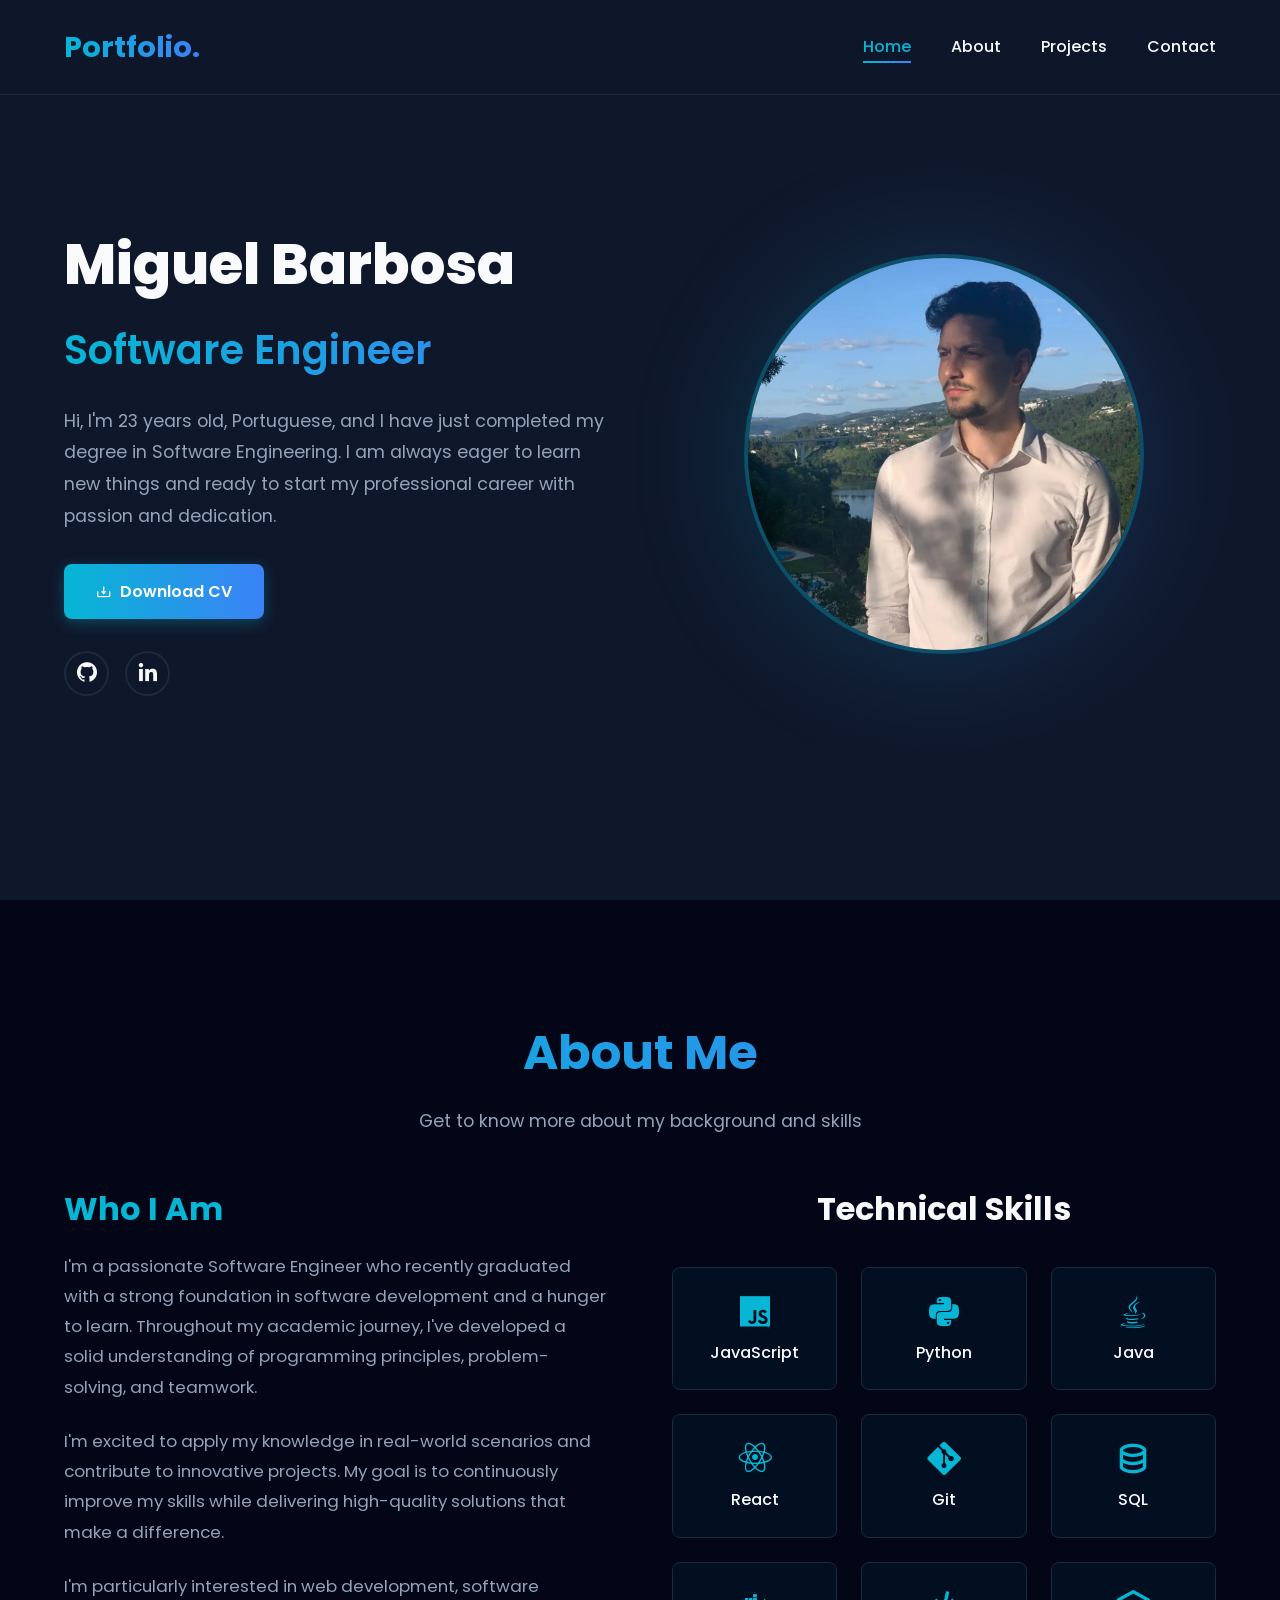
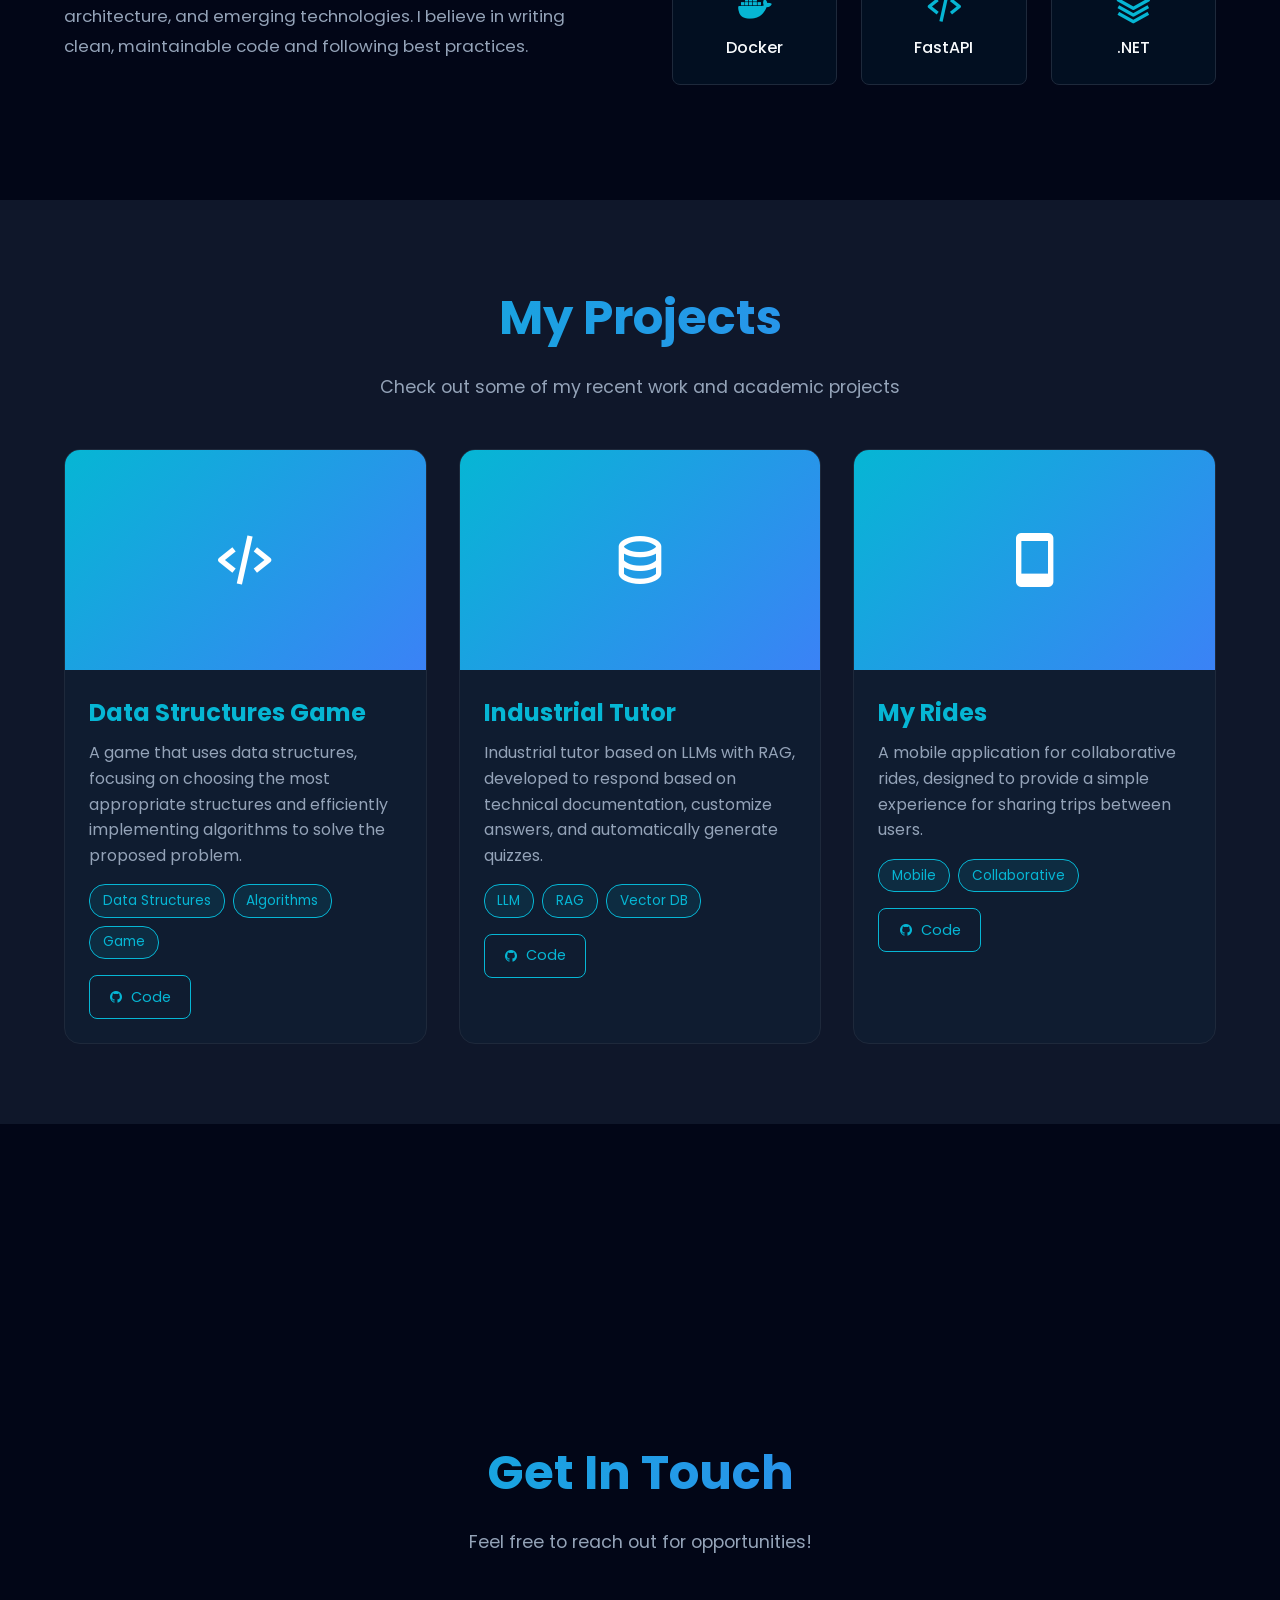
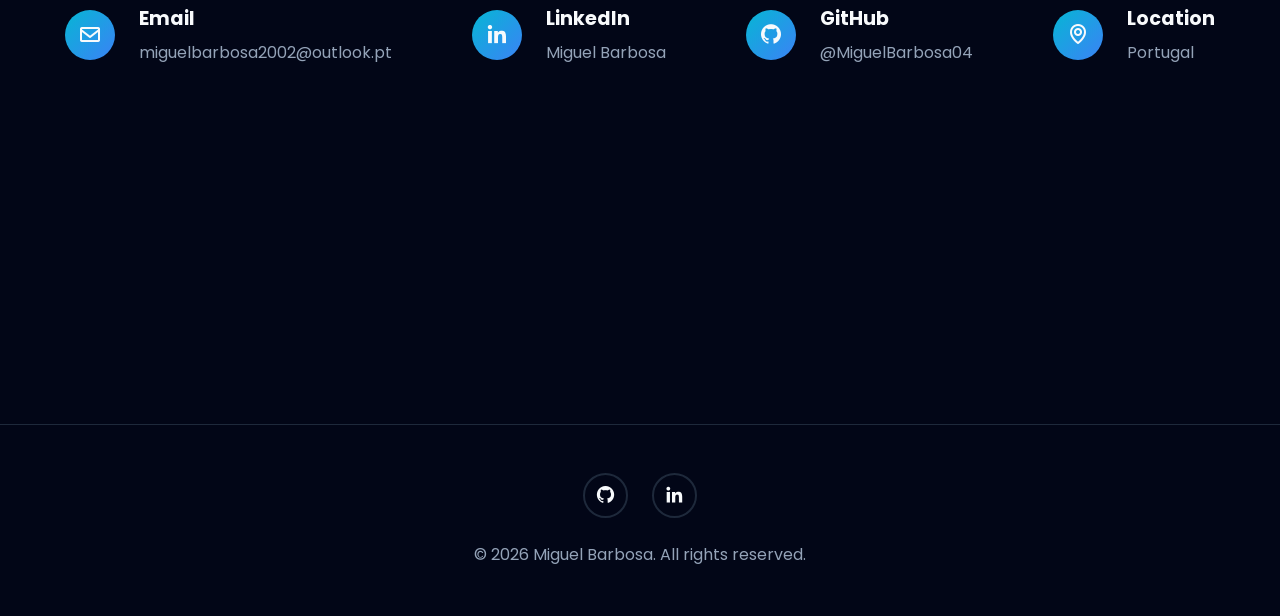
<file: index.html>
<!DOCTYPE html>
<html lang="pt-PT">
<head>
    <meta charset="UTF-8">
    <meta http-equiv="X-UA-Compatible" content="IE=edge">
    <meta name="viewport" content="width=device-width, initial-scale=1.0">
    <meta name="description" content="Miguel Barbosa - Software Engineer Portfolio. Recent graduate eager to start professional career in software development.">
    <meta name="keywords" content="Miguel Barbosa, Software Engineer, Portfolio, Web Developer">
    <meta name="author" content="Miguel Barbosa">
    <title>Miguel Barbosa - Software Engineer Portfolio</title>

    <!-- Boxicons -->
    <link href='https://unpkg.com/boxicons@2.1.4/css/boxicons.min.css' rel='stylesheet'>
    <!-- Custom CSS -->
    <link rel="stylesheet" href="css/style.css">
</head>

<body>
    <!-- ========== NAVBAR ========== -->
    <nav class="navbar">
        <div class="nav-container">
            <a href="#home" class="logo">Portfolio.</a>
            <ul class="nav-menu">
                <li><a href="#home" class="active">Home</a></li>
                <li><a href="#about">About</a></li>
                <li><a href="#projects">Projects</a></li>
                <li><a href="#contact">Contact</a></li>
            </ul>
            <div class="menu-toggle">
                <span></span>
                <span></span>
                <span></span>
            </div>
        </div>
    </nav>

    <!-- ========== HOME SECTION ========== -->
    <section id="home">
        <div class="home-container">
            <div class="home-content">
                <h1>Miguel Barbosa</h1>
                <h2>Software Engineer</h2>
                <p>
                    Hi, I'm 23 years old, Portuguese, and I have just completed my degree in Software Engineering.
                    I am always eager to learn new things and ready to start my professional career with passion and dedication.
                </p>
                <div class="home-buttons">
                    <a href="assets/cv/Miguel_Barbosa_cv.pdf" download class="btn btn-primary">
                        <i class='bx bx-download'></i> Download CV
                    </a>
                </div>
                <div class="social-links">
                    <a href="https://github.com/MiguelBarbosa04" target="_blank" rel="noopener noreferrer" title="GitHub">
                        <i class='bx bxl-github'></i>
                    </a>
                    <a href="https://www.linkedin.com/in/miguel-barbosa-b77268209/" target="_blank" rel="noopener noreferrer" title="LinkedIn">
                        <i class='bx bxl-linkedin'></i>
                    </a>
                </div>
            </div>
            <div class="home-image">
                <div class="image-wrapper">
                    <img src="assets/images/pic.jpg" alt="Miguel Barbosa - Software Engineer">
                </div>
            </div>
        </div>
    </section>

    <!-- ========== ABOUT SECTION ========== -->
    <section id="about">
        <div class="about-container">
            <h2 class="section-title reveal">About Me</h2>
            <p class="section-subtitle reveal">Get to know more about my background and skills</p>

            <div class="about-content">
                <div class="about-text reveal">
                    <h3>Who I Am</h3>
                    <p>
                        I'm a passionate Software Engineer who recently graduated with a strong foundation in software development
                        and a hunger to learn. Throughout my academic journey, I've developed a solid understanding of programming
                        principles, problem-solving, and teamwork.
                    </p>
                    <p>
                        I'm excited to apply my knowledge in real-world scenarios and contribute to innovative projects.
                        My goal is to continuously improve my skills while delivering high-quality solutions that make a difference.
                    </p>
                    <p>
                        I'm particularly interested in web development, software architecture, and emerging technologies.
                        I believe in writing clean, maintainable code and following best practices.
                    </p>
                </div>

                <div class="skills-section reveal">
                    <h3>Technical Skills</h3>
                    <div class="skills-grid">
                        <div class="skill-item">
                            <i class='bx bxl-javascript'></i>
                            <span>JavaScript</span>
                        </div>
                        <div class="skill-item">
                            <i class='bx bxl-python'></i>
                            <span>Python</span>
                        </div>
                        <div class="skill-item">
                            <i class='bx bxl-java'></i>
                            <span>Java</span>
                        </div>
                        <div class="skill-item">
                            <i class='bx bxl-react'></i>
                            <span>React</span>
                        </div>
                        <div class="skill-item">
                            <i class='bx bxl-git'></i>
                            <span>Git</span>
                        </div>
                        <div class="skill-item">
                            <i class='bx bx-data'></i>
                            <span>SQL</span>
                        </div>
                        <div class="skill-item">
                            <i class='bx bxl-docker'></i>
                            <span>Docker</span>
                        </div>
                        <div class="skill-item">
                            <i class='bx bx-code-alt'></i>
                            <span>FastAPI</span>
                        </div>
                        <div class="skill-item">
                            <i class='bx bx-layer'></i>
                            <span>.NET</span>
                        </div>
                    </div>
                </div>
            </div>
        </div>
    </section>

    <!-- ========== PROJECTS SECTION ========== -->
    <section id="projects">
        <div class="projects-container">
            <h2 class="section-title reveal">My Projects</h2>
            <p class="section-subtitle reveal">Check out some of my recent work and academic projects</p>

            <div class="projects-grid">
                <!-- Project 1 -->
                <div class="project-card reveal">
                    <div class="project-image">
                        <i class='bx bx-code-alt'></i>
                    </div>
                    <div class="project-content">
                        <h3>Data Structures Game</h3>
                        <h3></h3>
                        <p>A game that uses data structures, focusing on choosing the most appropriate structures and efficiently implementing algorithms to solve the proposed problem.</p>
                        <div class="project-tags">
                            <span class="tag">Data Structures</span>
                            <span class="tag">Algorithms</span>
                            <span class="tag">Game</span>
                        </div>
                        <div class="project-links">
                            <a href="https://github.com/MiguelBarbosa04/TP_ED_2024" target="_blank" rel="noopener noreferrer">
                                <i class='bx bxl-github'></i> Code
                            </a>
                        </div>
                    </div>
                </div>

                <!-- Project 2 -->
                <div class="project-card reveal">
                    <div class="project-image">
                        <i class='bx bx-data'></i>
                    </div>
                    <div class="project-content">
                        <h3>Industrial Tutor</h3>
                        <p>Industrial tutor based on LLMs with RAG, developed to respond based on technical documentation, customize answers, and automatically generate quizzes.</p>
                        <div class="project-tags">
                            <span class="tag">LLM</span>
                            <span class="tag">RAG</span>
                            <span class="tag">Vector DB</span>
                        </div>
                        <div class="project-links">
                            <a href="https://github.com/MiguelBarbosa04/PF" target="_blank" rel="noopener noreferrer">
                                <i class='bx bxl-github'></i> Code
                            </a>
                        </div>
                    </div>
                </div>

                <!-- Project 3 -->
                <div class="project-card reveal">
                    <div class="project-image">
                        <i class='bx bx-mobile'></i>
                    </div>
                    <div class="project-content">
                        <h3>My Rides</h3>
                        <p>A mobile application for collaborative rides, designed to provide a simple experience for sharing trips between users.</p>
                        <div class="project-tags">
                            <span class="tag">Mobile</span>
                            <span class="tag">Collaborative</span>
                        </div>
                        <div class="project-links">
                            <a href="https://github.com/MiguelBarbosa04/TP_CMU" target="_blank" rel="noopener noreferrer">
                                <i class='bx bxl-github'></i> Code
                            </a>
                        </div>
                    </div>
                </div>
            </div>
        </div>
    </section>

    <!-- ========== CONTACT SECTION ========== -->
    <section id="contact">
        <div class="contact-container">
            <h2 class="section-title reveal">Get In Touch</h2>
            <p class="section-subtitle reveal">Feel free to reach out for opportunities!</p>

            <div class="contact-content">
                <div class="contact-info reveal">
                    <div class="contact-item">
                        <div class="contact-icon">
                            <i class='bx bx-envelope'></i>
                        </div>
                        <div class="contact-details">
                            <h3>Email</h3>
                            <a href="mailto:miguelbarbosa2002@outlook.pt">miguelbarbosa2002@outlook.pt</a>
                        </div>
                    </div>

                    <div class="contact-item">
                        <div class="contact-icon">
                            <i class='bx bxl-linkedin'></i>
                        </div>
                        <div class="contact-details">
                            <h3>LinkedIn</h3>
                            <a href="https://www.linkedin.com/in/miguel-barbosa-b77268209/" target="_blank" rel="noopener noreferrer">Miguel Barbosa</a>
                        </div>
                    </div>

                    <div class="contact-item">
                        <div class="contact-icon">
                            <i class='bx bxl-github'></i>
                        </div>
                        <div class="contact-details">
                            <h3>GitHub</h3>
                            <a href="https://github.com/MiguelBarbosa04" target="_blank" rel="noopener noreferrer">@MiguelBarbosa04</a>
                        </div>
                    </div>

                    <div class="contact-item">
                        <div class="contact-icon">
                            <i class='bx bx-map'></i>
                        </div>
                        <div class="contact-details">
                            <h3>Location</h3>
                            <p>Portugal</p>
                        </div>
                    </div>
                </div>
            </div>
        </div>
    </section>

    <!-- ========== FOOTER ========== -->
    <footer>
        <div class="footer-content">
            <div class="footer-social">
                <a href="https://github.com/MiguelBarbosa04" target="_blank" rel="noopener noreferrer" title="GitHub">
                    <i class='bx bxl-github'></i>
                </a>
                <a href="https://www.linkedin.com/in/miguel-barbosa-b77268209/" target="_blank" rel="noopener noreferrer" title="LinkedIn">
                    <i class='bx bxl-linkedin'></i>
                </a>
            </div>
            <p class="footer-text">
                &copy; <span class="copyright-year">2026</span> Miguel Barbosa. All rights reserved.
            </p>
        </div>
    </footer>

    <script src="js/main.js"></script>
</body>
</html>
</file>
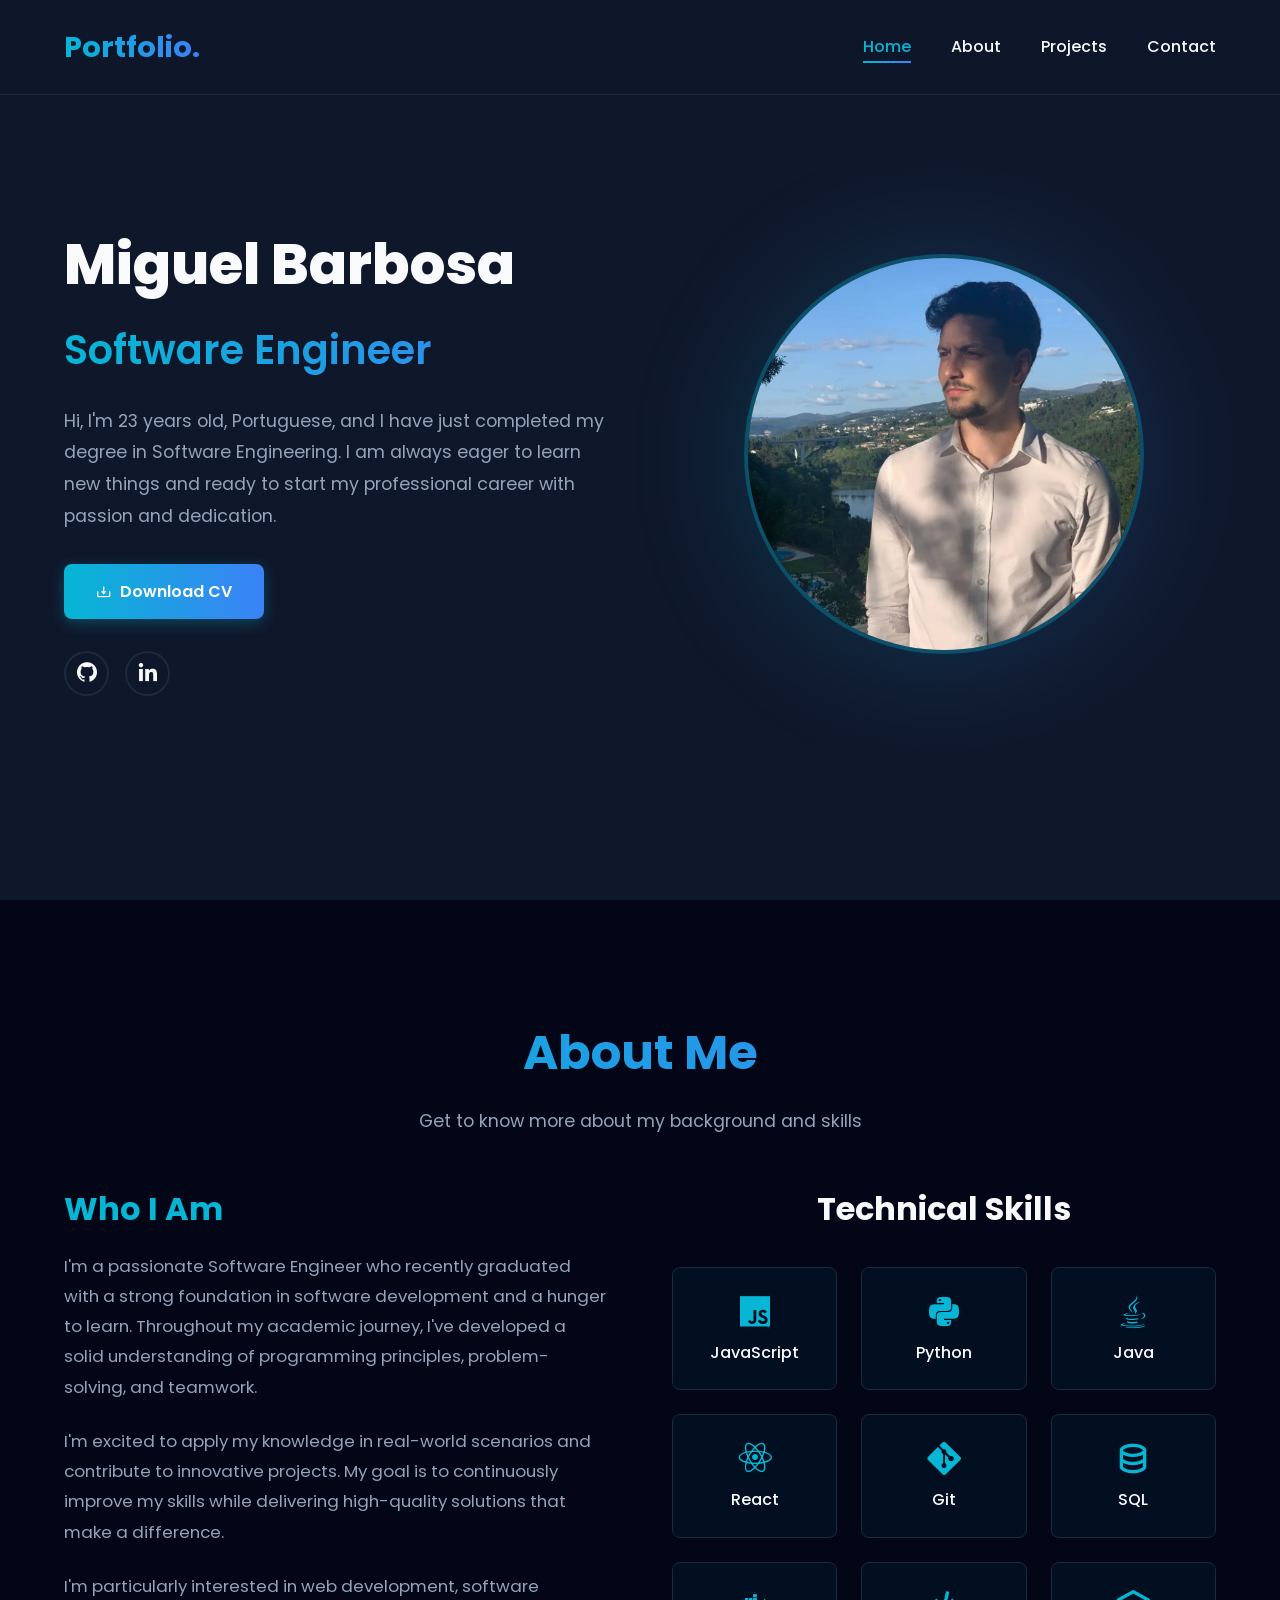
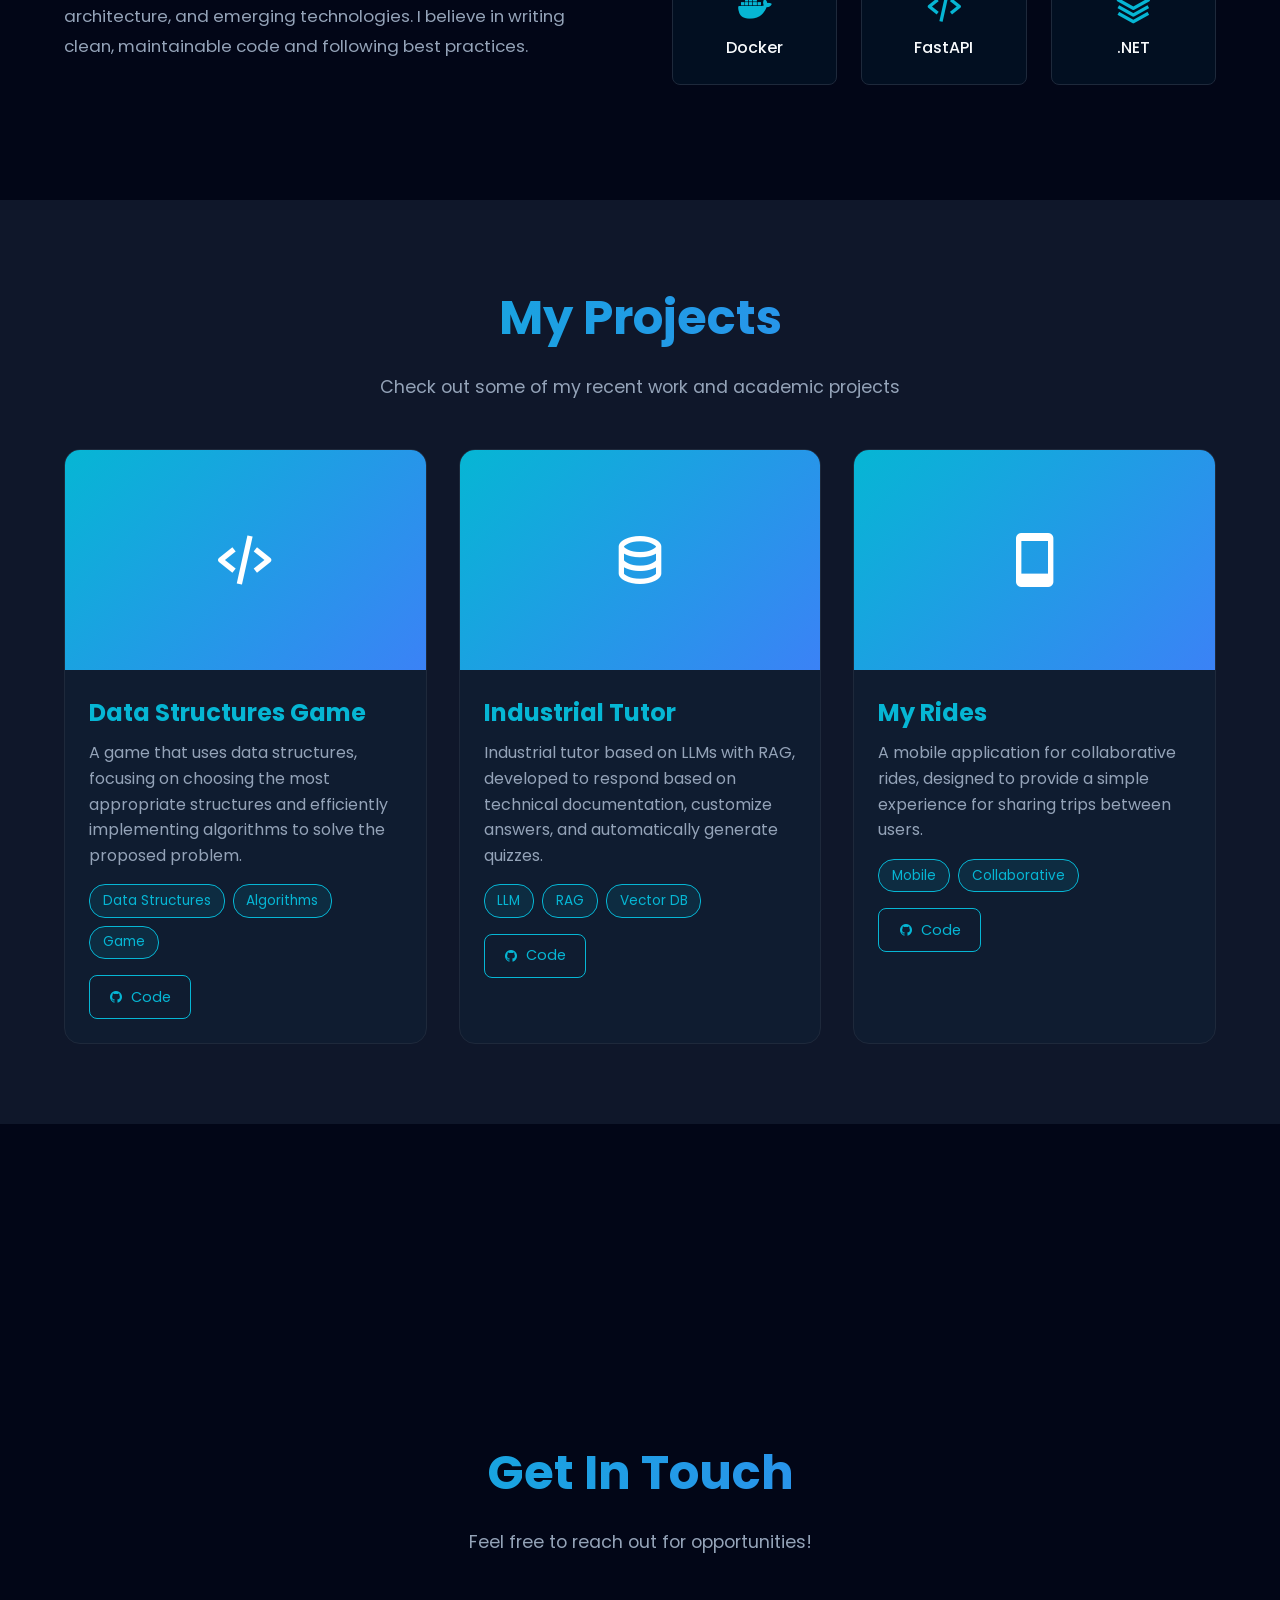
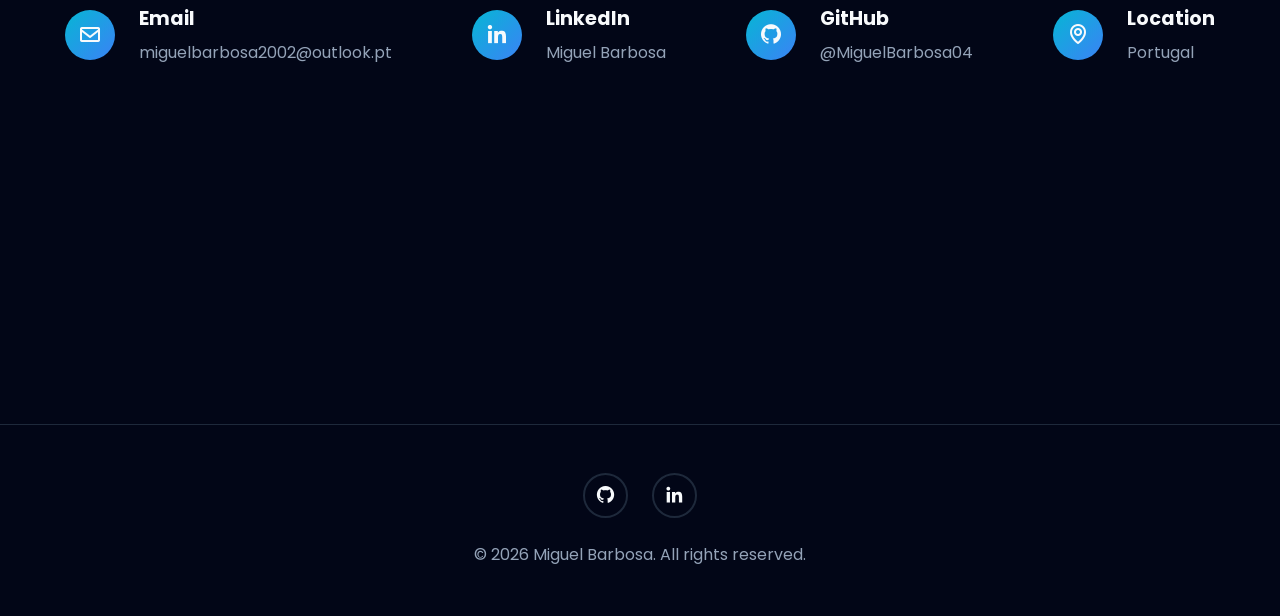
<file: pages/index.html>
<!DOCTYPE html>
<html lang="pt-PT">
<head>
    <meta charset="UTF-8">
    <meta http-equiv="X-UA-Compatible" content="IE=edge">
    <meta name="viewport" content="width=device-width, initial-scale=1.0">
    <meta name="description" content="Miguel Barbosa - Software Engineer Portfolio. Recent graduate eager to start professional career in software development.">
    <meta name="keywords" content="Miguel Barbosa, Software Engineer, Portfolio, Web Developer">
    <meta name="author" content="Miguel Barbosa">
    <title>Miguel Barbosa - Software Engineer Portfolio</title>
    
    <!-- Boxicons -->
    <link href='https://unpkg.com/boxicons@2.1.4/css/boxicons.min.css' rel='stylesheet'>
    <!-- Custom CSS -->
    <link rel="stylesheet" href="../css/style.css">
</head>

<body>
    <!-- ========== NAVBAR ========== -->
    <nav class="navbar">
        <div class="nav-container">
            <a href="#home" class="logo">Portfolio.</a>
            <ul class="nav-menu">
                <li><a href="#home" class="active">Home</a></li>
                <li><a href="#about">About</a></li>
                <li><a href="#projects">Projects</a></li>
                <li><a href="#contact">Contact</a></li>
            </ul>
            <div class="menu-toggle">
                <span></span>
                <span></span>
                <span></span>
            </div>
        </div>
    </nav>

    <!-- ========== HOME SECTION ========== -->
    <section id="home">
        <div class="home-container">
            <div class="home-content">
                <h1>Miguel Barbosa</h1>
                <h2>Software Engineer</h2>
                <p>
                    Hi, I'm 23 years old, Portuguese, and I have just completed my degree in Software Engineering. 
                    I am always eager to learn new things and ready to start my professional career with passion and dedication.
                </p>
                <div class="home-buttons">
                    <a href="../assets/cv/Miguel_Barbosa_cv.pdf" download class="btn btn-primary">
                        <i class='bx bx-download'></i> Download CV
                    </a>
                </div>
                <div class="social-links">
                    <a href="https://github.com/MiguelBarbosa04" target="_blank" rel="noopener noreferrer" title="GitHub">
                        <i class='bx bxl-github'></i>
                    </a>
                    <a href="https://www.linkedin.com/in/miguel-barbosa-b77268209/" target="_blank" rel="noopener noreferrer" title="LinkedIn">
                        <i class='bx bxl-linkedin'></i>
                    </a>
                </div>
            </div>
            <div class="home-image">
                <div class="image-wrapper">
                    <img src="../assets/images/pic.jpg" alt="Miguel Barbosa - Software Engineer">
                </div>
            </div>
        </div>
    </section>

    <!-- ========== ABOUT SECTION ========== -->
    <section id="about">
        <div class="about-container">
            <h2 class="section-title reveal">About Me</h2>
            <p class="section-subtitle reveal">Get to know more about my background and skills</p>
            
            <div class="about-content">
                <div class="about-text reveal">
                    <h3>Who I Am</h3>
                    <p>
                        I'm a passionate Software Engineer who recently graduated with a strong foundation in software development 
                        and a hunger to learn. Throughout my academic journey, I've developed a solid understanding of programming 
                        principles, problem-solving, and teamwork.
                    </p>
                    <p>
                        I'm excited to apply my knowledge in real-world scenarios and contribute to innovative projects. 
                        My goal is to continuously improve my skills while delivering high-quality solutions that make a difference.
                    </p>
                    <p>
                        I'm particularly interested in web development, software architecture, and emerging technologies. 
                        I believe in writing clean, maintainable code and following best practices.
                    </p>
                </div>
                
                <div class="skills-section reveal">
                    <h3>Technical Skills</h3>
                    <div class="skills-grid">
                        <div class="skill-item">
                            <i class='bx bxl-javascript'></i>
                            <span>JavaScript</span>
                        </div>
                        <div class="skill-item">
                            <i class='bx bxl-python'></i>
                            <span>Python</span>
                        </div>
                        <div class="skill-item">
                            <i class='bx bxl-java'></i>
                            <span>Java</span>
                        </div>
                        <div class="skill-item">
                            <i class='bx bxl-react'></i>
                            <span>React</span>
                        </div>
                        <div class="skill-item">
                            <i class='bx bxl-git'></i>
                            <span>Git</span>
                        </div>
                        <div class="skill-item">
                            <i class='bx bx-data'></i>
                            <span>SQL</span>
                        </div>
                        <div class="skill-item">
                            <i class='bx bxl-docker'></i>
                            <span>Docker</span>
                        </div>
                        <div class="skill-item">
                            <i class='bx bx-code-alt'></i>
                            <span>FastAPI</span>
                        </div>
                        <div class="skill-item">
                            <i class='bx bx-layer'></i>
                            <span>.NET</span>
                        </div>
                    </div>
                </div>
            </div>
        </div>
    </section>

    <!-- ========== PROJECTS SECTION ========== -->
    <section id="projects">
        <div class="projects-container">
            <h2 class="section-title reveal">My Projects</h2>
            <p class="section-subtitle reveal">Check out some of my recent work and academic projects</p>
            
            <div class="projects-grid">
                <!-- Project 1 -->
                <div class="project-card reveal">
                    <div class="project-image">
                        <i class='bx bx-code-alt'></i>
                    </div>
                    <div class="project-content">
                        <h3>Data Structures Game</h3>
                        <h3></h3>
                        <p>A game that uses data structures, focusing on choosing the most appropriate structures and efficiently implementing algorithms to solve the proposed problem.</p>
                        <div class="project-tags">
                            <span class="tag">Data Structures</span>
                            <span class="tag">Algorithms</span>
                            <span class="tag">Game</span>
                        </div>
                        <div class="project-links">
                            <a href="https://github.com/MiguelBarbosa04/TP_ED_2024" target="_blank" rel="noopener noreferrer">
                                <i class='bx bxl-github'></i> Code
                            </a>
                        </div>
                    </div>
                </div>

                <!-- Project 2 -->
                <div class="project-card reveal">
                    <div class="project-image">
                        <i class='bx bx-data'></i>
                    </div>
                    <div class="project-content">
                        <h3>Industrial Tutor</h3>
                        <p>Industrial tutor based on LLMs with RAG, developed to respond based on technical documentation, customize answers, and automatically generate quizzes.</p>
                        <div class="project-tags">
                            <span class="tag">LLM</span>
                            <span class="tag">RAG</span>
                            <span class="tag">Vector DB</span>
                        </div>
                        <div class="project-links">
                            <a href="https://github.com/MiguelBarbosa04/PF" target="_blank" rel="noopener noreferrer">
                                <i class='bx bxl-github'></i> Code
                            </a>
                        </div>
                    </div>
                </div>

                <!-- Project 3 -->
                <div class="project-card reveal">
                    <div class="project-image">
                        <i class='bx bx-mobile'></i>
                    </div>
                    <div class="project-content">
                        <h3>My Rides</h3>
                        <p>A mobile application for collaborative rides, designed to provide a simple experience for sharing trips between users.</p>
                        <div class="project-tags">
                            <span class="tag">Mobile</span>
                            <span class="tag">Collaborative</span>
                        </div>
                        <div class="project-links">
                            <a href="https://github.com/MiguelBarbosa04/TP_CMU" target="_blank" rel="noopener noreferrer">
                                <i class='bx bxl-github'></i> Code
                            </a>
                        </div>
                    </div>
                </div>
            </div>
        </div>
    </section>

    <!-- ========== CONTACT SECTION ========== -->
    <section id="contact">
        <div class="contact-container">
            <h2 class="section-title reveal">Get In Touch</h2>
            <p class="section-subtitle reveal">Feel free to reach out for opportunities!</p>
            
            <div class="contact-content">
                <div class="contact-info reveal">
                    <div class="contact-item">
                        <div class="contact-icon">
                            <i class='bx bx-envelope'></i>
                        </div>
                        <div class="contact-details">
                            <h3>Email</h3>
                            <a href="mailto:miguelbarbosa2002@outlook.pt">miguelbarbosa2002@outlook.pt</a>
                        </div>
                    </div>

                    <div class="contact-item">
                        <div class="contact-icon">
                            <i class='bx bxl-linkedin'></i>
                        </div>
                        <div class="contact-details">
                            <h3>LinkedIn</h3>
                            <a href="https://www.linkedin.com/in/miguel-barbosa-b77268209/" target="_blank" rel="noopener noreferrer">Miguel Barbosa</a>
                        </div>
                    </div>

                    <div class="contact-item">
                        <div class="contact-icon">
                            <i class='bx bxl-github'></i>
                        </div>
                        <div class="contact-details">
                            <h3>GitHub</h3>
                            <a href="https://github.com/MiguelBarbosa04" target="_blank" rel="noopener noreferrer">@MiguelBarbosa04</a>
                        </div>
                    </div>

                    <div class="contact-item">
                        <div class="contact-icon">
                            <i class='bx bx-map'></i>
                        </div>
                        <div class="contact-details">
                            <h3>Location</h3>
                            <p>Portugal</p>
                        </div>
                    </div>
                </div>
            </div>
        </div>
    </section>

    <!-- ========== FOOTER ========== -->
    <footer>
        <div class="footer-content">
            <div class="footer-social">
                <a href="https://github.com/MiguelBarbosa04" target="_blank" rel="noopener noreferrer" title="GitHub">
                    <i class='bx bxl-github'></i>
                </a>
                <a href="https://www.linkedin.com/in/miguel-barbosa-b77268209/" target="_blank" rel="noopener noreferrer" title="LinkedIn">
                    <i class='bx bxl-linkedin'></i>
                </a>
            </div>
            <p class="footer-text">
                &copy; <span class="copyright-year">2026</span> Miguel Barbosa. All rights reserved.
            </p>
        </div>
    </footer>

    <script src="../js/main.js"></script>
</body>
</html>
</file>
<file: css/style.css>
@import url('https://fonts.googleapis.com/css2?family=Poppins:wght@300;400;500;600;700;800&display=swap');

/* === VARIABLES === */
:root {
    --primary-color: #06b6d4;
    --secondary-color: #3b82f6;
    --bg-dark: #0f172a;
    --bg-darker: #020617;
    --text-light: #f8fafc;
    --text-gray: #94a3b8;
    --border-color: #1e293b;
}

/* === RESET === */
* {
    margin: 0;
    padding: 0;
    box-sizing: border-box;
    font-family: 'Poppins', sans-serif;
}

html {
    scroll-behavior: smooth;
}

body {
    background-color: var(--bg-dark);
    color: var(--text-light);
    line-height: 1.6;
    overflow-x: hidden;
}

/* === NAVBAR === */
.navbar {
    position: fixed;
    top: 0;
    left: 0;
    width: 100%;
    padding: 1.5rem 5%;
    background: rgba(15, 23, 42, 0.95);
    backdrop-filter: blur(10px);
    border-bottom: 1px solid var(--border-color);
    z-index: 1000;
    transition: all 0.3s ease;
}

.navbar.scrolled {
    padding: 1rem 5%;
    box-shadow: 0 4px 20px rgba(0, 0, 0, 0.3);
}

.nav-container {
    max-width: 1400px;
    margin: 0 auto;
    display: flex;
    justify-content: space-between;
    align-items: center;
}

.logo {
    font-size: 1.8rem;
    font-weight: 700;
    background: linear-gradient(to right, var(--primary-color), var(--secondary-color));
    -webkit-background-clip: text;
    -webkit-text-fill-color: transparent;
    background-clip: text;
    text-decoration: none;
}

.nav-menu {
    display: flex;
    gap: 2.5rem;
    list-style: none;
}

.nav-menu a {
    color: var(--text-light);
    text-decoration: none;
    font-weight: 500;
    transition: all 0.3s ease;
    position: relative;
}

.nav-menu a::after {
    content: '';
    position: absolute;
    bottom: -5px;
    left: 0;
    width: 0;
    height: 2px;
    background: linear-gradient(to right, var(--primary-color), var(--secondary-color));
    transition: width 0.3s ease;
}

.nav-menu a:hover,
.nav-menu a.active {
    color: var(--primary-color);
}

.nav-menu a:hover::after,
.nav-menu a.active::after {
    width: 100%;
}

.menu-toggle {
    display: none;
    flex-direction: column;
    cursor: pointer;
    gap: 5px;
}

.menu-toggle span {
    width: 25px;
    height: 3px;
    background: var(--text-light);
    border-radius: 3px;
    transition: all 0.3s ease;
}

.menu-toggle.active span:nth-child(1) {
    transform: rotate(45deg) translate(8px, 8px);
}

.menu-toggle.active span:nth-child(2) {
    opacity: 0;
}

.menu-toggle.active span:nth-child(3) {
    transform: rotate(-45deg) translate(7px, -7px);
}

/* === SECTIONS === */
section {
    min-height: 100vh;
    padding: 5rem 5%;
    display: flex;
    align-items: center;
    justify-content: center;
}

.section-title {
    font-size: 3rem;
    font-weight: 700;
    text-align: center;
    margin-bottom: 1rem;
    background: linear-gradient(to right, var(--primary-color), var(--secondary-color));
    -webkit-background-clip: text;
    -webkit-text-fill-color: transparent;
    background-clip: text;
}

.section-subtitle {
    text-align: center;
    color: var(--text-gray);
    font-size: 1.1rem;
    margin-bottom: 3rem;
    max-width: 600px;
    margin-left: auto;
    margin-right: auto;
}

/* === HOME SECTION === */
#home {
    padding-top: 6rem;
}

.home-container {
    max-width: 1400px;
    width: 100%;
    display: grid;
    grid-template-columns: 1fr 1fr;
    gap: 4rem;
    align-items: center;
}

.home-content h1 {
    font-size: 3.5rem;
    font-weight: 800;
    margin-bottom: 0.5rem;
    animation: fadeInUp 0.8s ease;
}

.home-content h2 {
    font-size: 2.5rem;
    font-weight: 600;
    margin-bottom: 1.5rem;
    background: linear-gradient(to right, var(--primary-color), var(--secondary-color));
    -webkit-background-clip: text;
    -webkit-text-fill-color: transparent;
    background-clip: text;
    animation: fadeInUp 0.8s ease 0.2s backwards;
}

.home-content p {
    font-size: 1.1rem;
    color: var(--text-gray);
    line-height: 1.8;
    margin-bottom: 2rem;
    animation: fadeInUp 0.8s ease 0.4s backwards;
}

.home-buttons {
    display: flex;
    gap: 1.5rem;
    align-items: center;
    margin-bottom: 2rem;
    animation: fadeInUp 0.8s ease 0.6s backwards;
}

.btn {
    padding: 0.9rem 2rem;
    border-radius: 0.5rem;
    font-weight: 600;
    text-decoration: none;
    transition: all 0.3s ease;
    display: inline-flex;
    align-items: center;
    gap: 0.5rem;
}

.btn-primary {
    background: linear-gradient(to right, var(--primary-color), var(--secondary-color));
    color: white;
    box-shadow: 0 4px 15px rgba(6, 182, 212, 0.3);
}

.btn-primary:hover {
    transform: translateY(-3px);
    box-shadow: 0 6px 20px rgba(6, 182, 212, 0.5);
}

.social-links {
    display: flex;
    gap: 1rem;
    animation: fadeInUp 0.8s ease 0.8s backwards;
}

.social-links a {
    display: flex;
    align-items: center;
    justify-content: center;
    width: 45px;
    height: 45px;
    border: 2px solid var(--border-color);
    border-radius: 50%;
    color: var(--text-light);
    font-size: 1.5rem;
    transition: all 0.3s ease;
    text-decoration: none;
}

.social-links a:hover {
    border-color: var(--primary-color);
    color: var(--primary-color);
    transform: translateY(-3px);
}

.home-image {
    position: relative;
    animation: fadeInRight 0.8s ease;
}

.image-wrapper {
    position: relative;
    width: 100%;
    max-width: 400px;
    margin: 0 auto;
}

.image-wrapper::before {
    content: '';
    position: absolute;
    inset: 0;
    background: linear-gradient(to right, var(--primary-color), var(--secondary-color));
    border-radius: 50%;
    opacity: 0.2;
    filter: blur(60px);
    animation: pulse 3s ease-in-out infinite;
}

.image-wrapper img {
    position: relative;
    width: 100%;
    height: auto;
    border-radius: 50%;
    border: 4px solid rgba(6, 182, 212, 0.3);
    transition: all 0.3s ease;
}

.image-wrapper img:hover {
    border-color: var(--primary-color);
    transform: scale(1.05);
}

/* === ABOUT SECTION === */
#about {
    background-color: var(--bg-darker);
}

.about-container {
    max-width: 1200px;
    width: 100%;
}

.about-content {
    display: grid;
    grid-template-columns: 1fr 1fr;
    gap: 4rem;
    margin-top: 3rem;
}

.about-text {
    display: flex;
    flex-direction: column;
    justify-content: center;
}

.about-text h3 {
    font-size: 2rem;
    margin-bottom: 1rem;
    color: var(--primary-color);
}

.about-text p {
    color: var(--text-gray);
    margin-bottom: 1.5rem;
    font-size: 1.05rem;
    line-height: 1.8;
}

.skills-section h3 {
    font-size: 2rem;
    margin-bottom: 2rem;
    text-align: center;
}

.skills-grid {
    display: grid;
    grid-template-columns: repeat(auto-fit, minmax(120px, 1fr));
    gap: 1.5rem;
}

.skill-item {
    background: rgba(6, 182, 212, 0.05);
    padding: 1.5rem;
    border-radius: 0.5rem;
    border: 1px solid var(--border-color);
    text-align: center;
    transition: all 0.3s ease;
}

.skill-item:hover {
    background: rgba(6, 182, 212, 0.1);
    border-color: var(--primary-color);
    transform: translateY(-5px);
}

.skill-item i {
    font-size: 2.5rem;
    color: var(--primary-color);
    margin-bottom: 0.5rem;
}

.skill-item span {
    display: block;
    font-weight: 500;
}

/* === PROJECTS SECTION === */
.projects-container {
    max-width: 1400px;
    width: 100%;
}

.projects-grid {
    display: grid;
    grid-template-columns: repeat(auto-fit, minmax(320px, 1fr));
    gap: 2rem;
    margin-top: 3rem;
}

.project-card {
    background: rgba(6, 182, 212, 0.03);
    border: 1px solid var(--border-color);
    border-radius: 1rem;
    overflow: hidden;
    transition: all 0.3s ease;
}

.project-card:hover {
    transform: translateY(-10px);
    border-color: var(--primary-color);
    box-shadow: 0 10px 40px rgba(6, 182, 212, 0.2);
}

.project-image {
    width: 100%;
    height: 220px;
    background: linear-gradient(135deg, var(--primary-color), var(--secondary-color));
    display: flex;
    align-items: center;
    justify-content: center;
    font-size: 4rem;
    color: white;
}

.project-content {
    padding: 1.5rem;
}

.project-content h3 {
    font-size: 1.5rem;
    margin-bottom: 0.5rem;
    color: var(--primary-color);
}

.project-content p {
    color: var(--text-gray);
    margin-bottom: 1rem;
    line-height: 1.6;
}

.project-tags {
    display: flex;
    flex-wrap: wrap;
    gap: 0.5rem;
    margin-bottom: 1rem;
}

.tag {
    padding: 0.3rem 0.8rem;
    background: rgba(6, 182, 212, 0.1);
    border: 1px solid var(--primary-color);
    border-radius: 1rem;
    font-size: 0.85rem;
    color: var(--primary-color);
}

.project-links {
    display: flex;
    gap: 1rem;
}

.project-links a {
    padding: 0.6rem 1.2rem;
    border: 1px solid var(--primary-color);
    border-radius: 0.5rem;
    color: var(--primary-color);
    text-decoration: none;
    font-size: 0.9rem;
    transition: all 0.3s ease;
    display: inline-flex;
    align-items: center;
    gap: 0.5rem;
}

.project-links a:hover {
    background: var(--primary-color);
    color: white;
}

/* === CONTACT SECTION === */
#contact {
    background-color: var(--bg-darker);
}

.contact-container {
    max-width: 1000px;
    width: 100%;
    transform: translateY(-1.5rem);
}

.contact-content {
    max-width: 1300px;
    margin: 3rem auto 0;
}

.contact-info {
    display: flex;
    flex-direction: row;
    flex-wrap: nowrap;
    justify-content: center;
    margin-top: 0;
    gap: 5rem;
}

.contact-item {
    display: flex;
    align-items: center;
    gap: 1.5rem;
    flex: 0 0 auto;
}

.contact-icon {
    width: 50px;
    height: 50px;
    background: linear-gradient(135deg, var(--primary-color), var(--secondary-color));
    border-radius: 50%;
    display: flex;
    align-items: center;
    justify-content: center;
    font-size: 1.5rem;
    flex-shrink: 0;
}

.contact-details h3 {
    font-size: 1.2rem;
    margin-bottom: 0.3rem;
}

.contact-details p,
.contact-details a {
    color: var(--text-gray);
    text-decoration: none;
    transition: color 0.3s ease;
    white-space: nowrap;
}

.contact-details a:hover {
    color: var(--primary-color);
}

/* === FOOTER === */
footer {
    background: var(--bg-darker);
    border-top: 1px solid var(--border-color);
    padding: 3rem 5%;
    text-align: center;
}

.footer-content {
    max-width: 1400px;
    margin: 0 auto;
}

.footer-social {
    display: flex;
    justify-content: center;
    gap: 1.5rem;
    margin-bottom: 1.5rem;
}

.footer-social a {
    display: flex;
    align-items: center;
    justify-content: center;
    width: 45px;
    height: 45px;
    border: 2px solid var(--border-color);
    border-radius: 50%;
    color: var(--text-light);
    font-size: 1.3rem;
    transition: all 0.3s ease;
    text-decoration: none;
}

.footer-social a:hover {
    border-color: var(--primary-color);
    color: var(--primary-color);
    transform: translateY(-3px);
}

.footer-text {
    color: var(--text-gray);
}

/* === ANIMATIONS === */
@keyframes fadeInUp {
    from {
        opacity: 0;
        transform: translateY(30px);
    }
    to {
        opacity: 1;
        transform: translateY(0);
    }
}

@keyframes fadeInRight {
    from {
        opacity: 0;
        transform: translateX(50px);
    }
    to {
        opacity: 1;
        transform: translateX(0);
    }
}

@keyframes pulse {
    0%, 100% {
        transform: scale(1);
    }
    50% {
        transform: scale(1.05);
    }
}

/* === SCROLL REVEAL === */
.reveal {
    opacity: 0;
    transform: translateY(50px);
    transition: all 0.8s ease;
}

.reveal.active {
    opacity: 1;
    transform: translateY(0);
}

/* === RESPONSIVE === */
@media (max-width: 768px) {
    .menu-toggle {
        display: flex;
    }

    .nav-menu {
        position: fixed;
        top: 70px;
        left: -100%;
        width: 100%;
        flex-direction: column;
        background: rgba(15, 23, 42, 0.98);
        padding: 2rem;
        gap: 1.5rem;
        transition: left 0.3s ease;
        border-top: 1px solid var(--border-color);
    }

    .nav-menu.active {
        left: 0;
    }

    .home-container,
    .about-content,
    .contact-content {
        grid-template-columns: 1fr;
        gap: 2rem;
    }

    .contact-info {
        flex-direction: column;
    }

    .contact-item {
        flex: 1 1 100%;
    }

    .home-content h1 {
        font-size: 2.5rem;
    }

    .home-content h2 {
        font-size: 1.8rem;
    }

    .section-title {
        font-size: 2.2rem;
    }

    .skills-grid {
        grid-template-columns: repeat(2, 1fr);
    }

    .projects-grid {
        grid-template-columns: 1fr;
    }

    .home-buttons {
        flex-direction: column;
        align-items: flex-start;
    }

    section {
        padding: 4rem 5%;
    }
}

@media (max-width: 480px) {
    section {
        padding: 3rem 4%;
    }

    .home-content h1 {
        font-size: 2rem;
    }

    .home-content h2 {
        font-size: 1.5rem;
    }

    .section-title {
        font-size: 1.8rem;
    }

    .skills-grid {
        grid-template-columns: 1fr;
    }

    .navbar {
        padding: 1rem 4%;
    }
}
</file>
